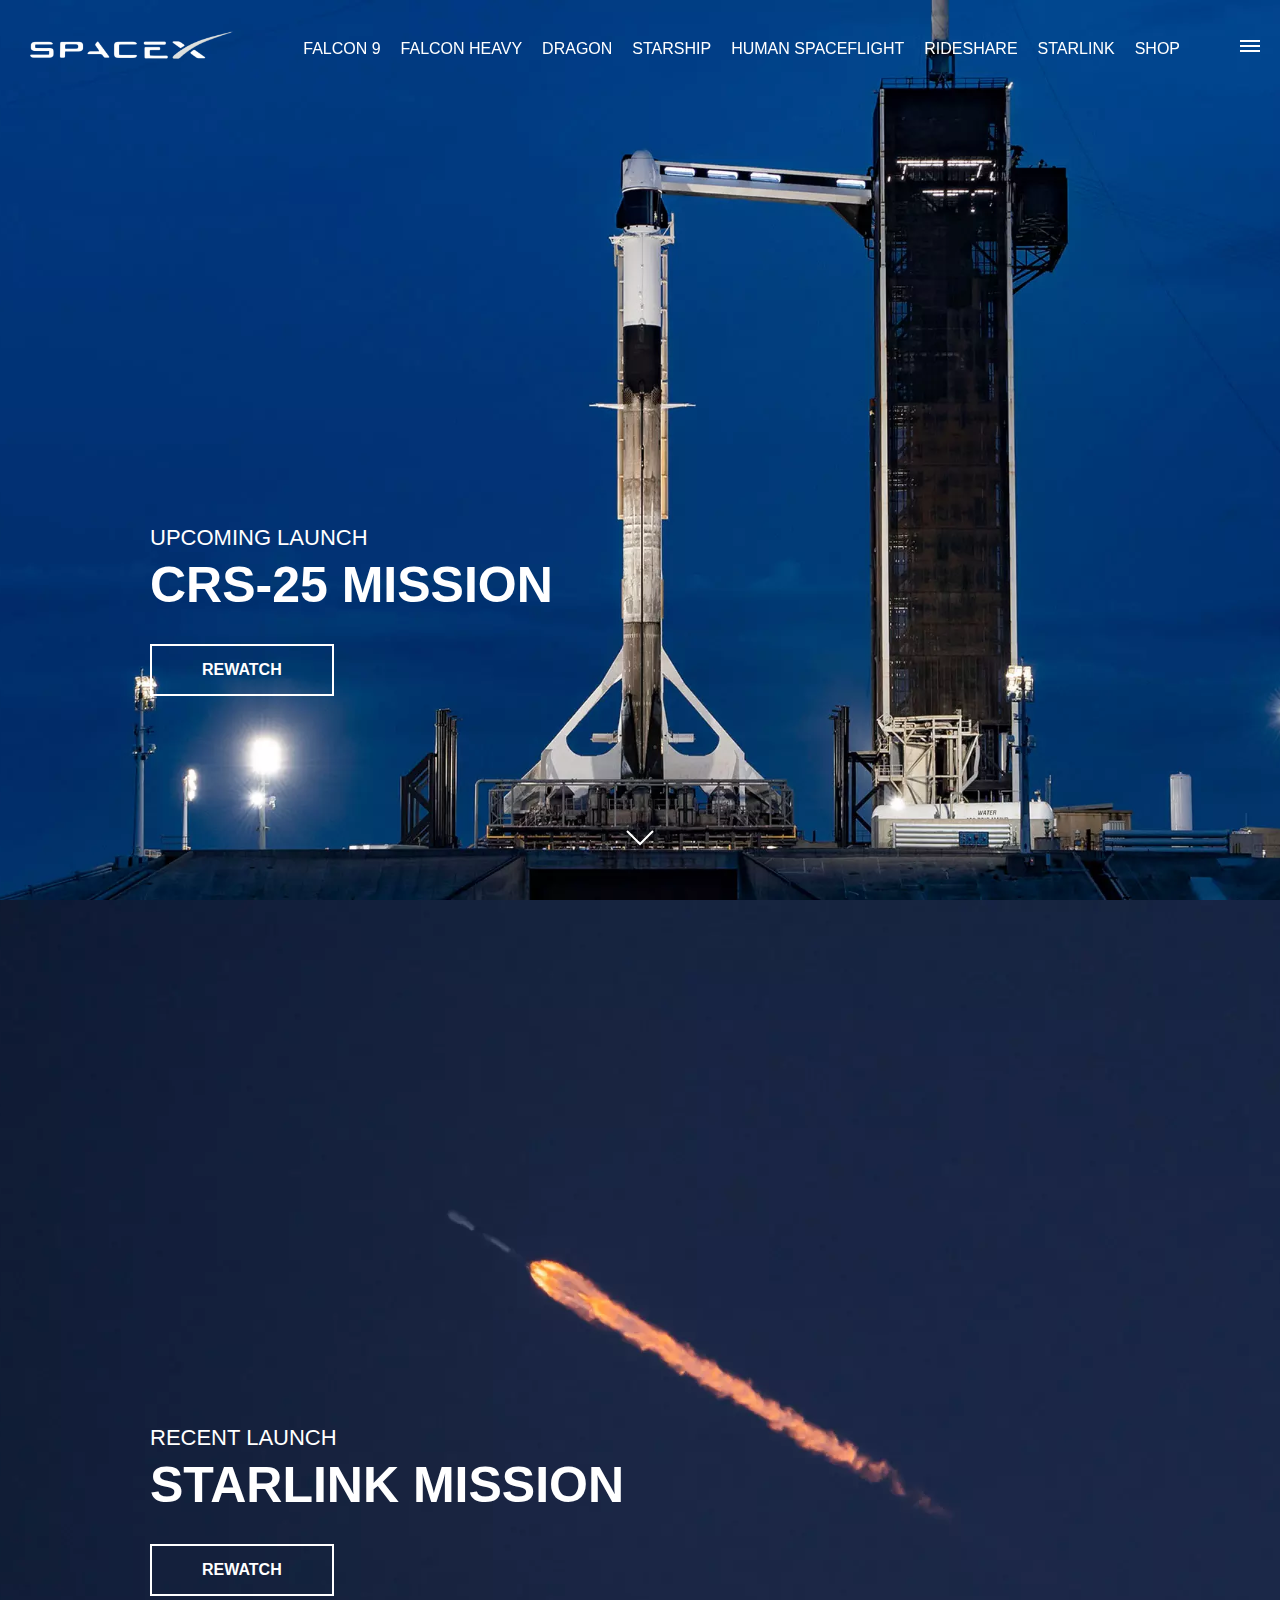
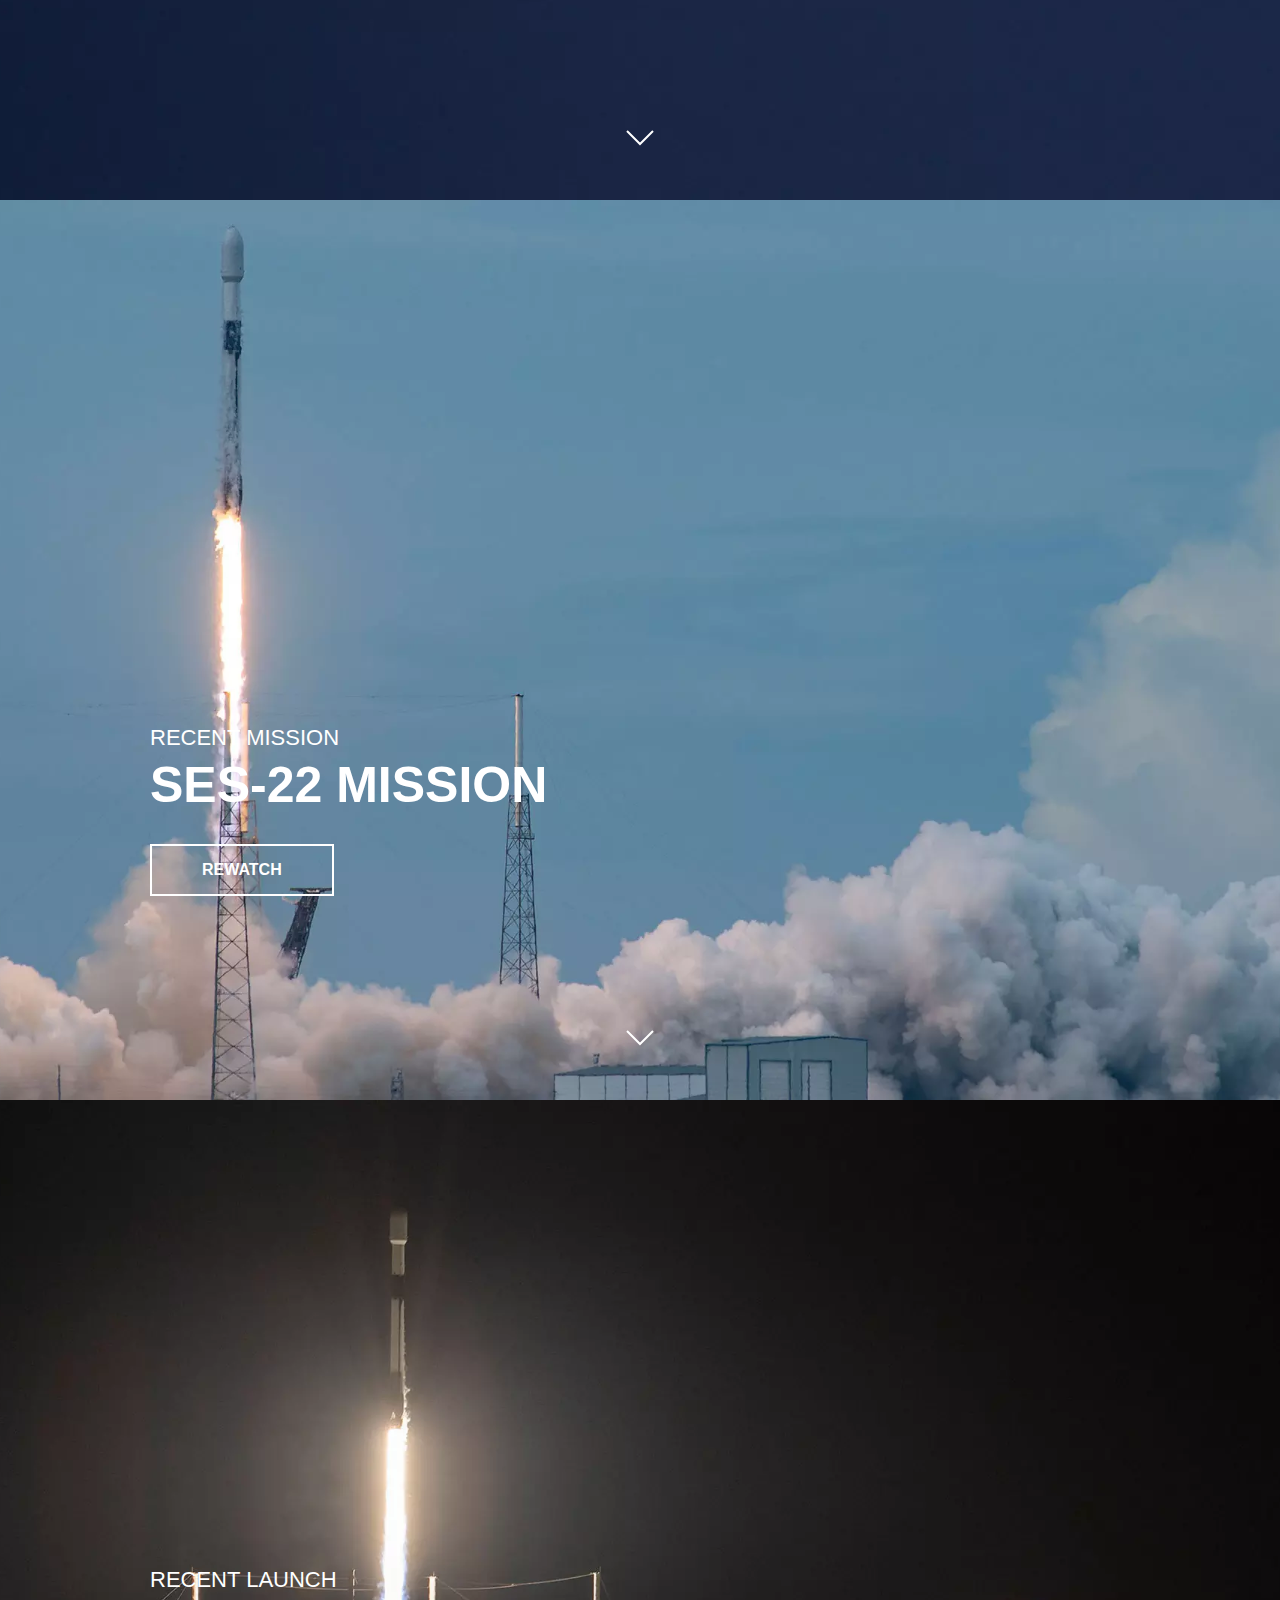
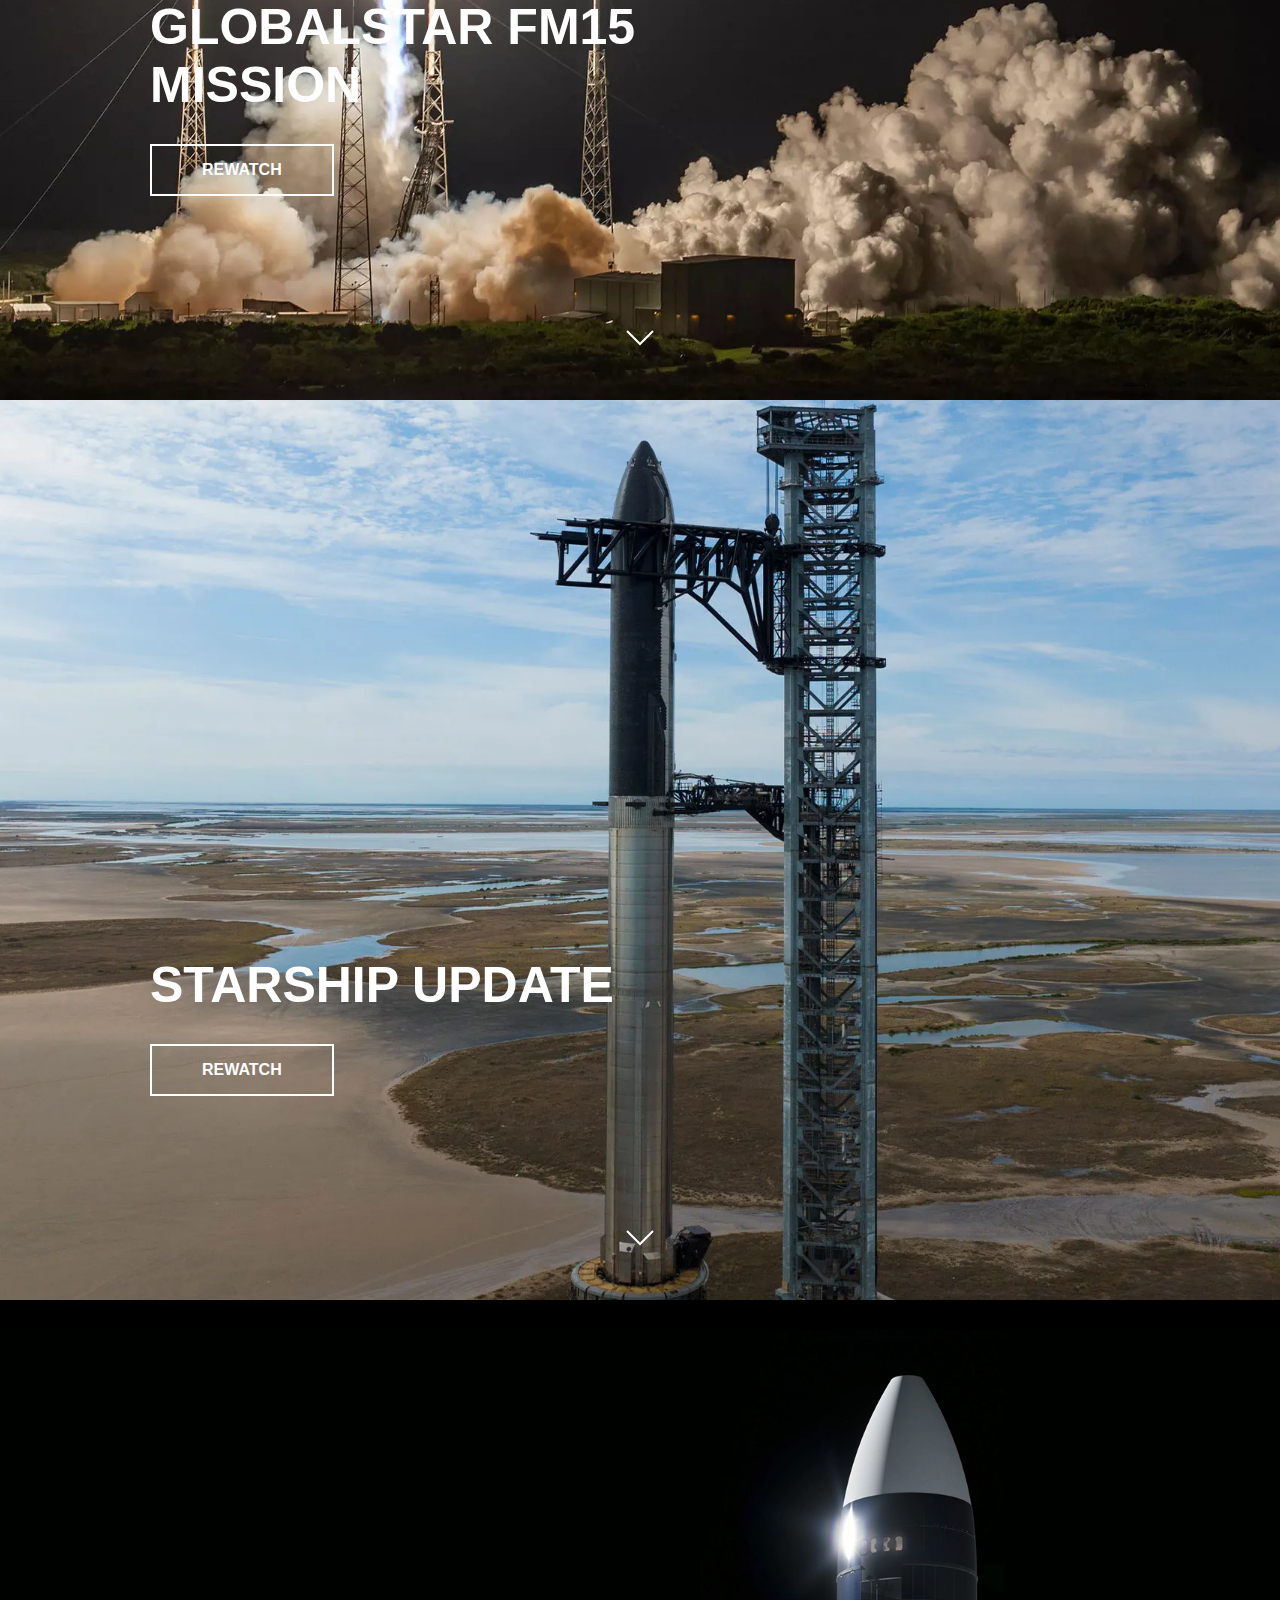
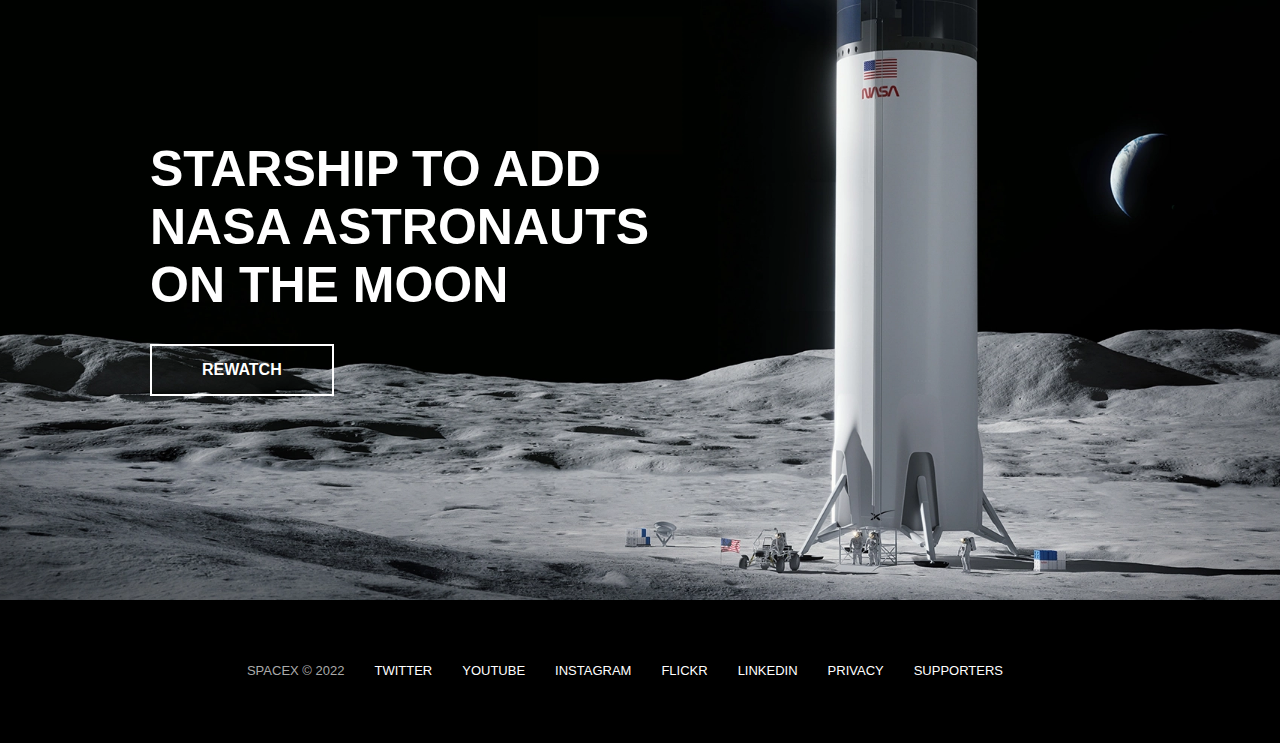
<file: index.html>
<!DOCTYPE html>
<html lang="en">
  <head>
    <meta charset="UTF-8" />
    <meta http-equiv="X-UA-Compatible" content="IE=edge" />
    <meta name="viewport" content="width=device-width, initial-scale=1.0" />
    <link rel="stylesheet" href="css/styles.css" />
    <script src="js/script.js" defer></script>
    <title>SpaceX</title>
  </head>

  <body>
    <div id="overlay"></div>
    <div id="mobile-menu" class="mobile-main-menu">
      <ul>
        <li><a href="#">Mission</a></li>
        <li><a href="#">Launches</a></li>
        <li><a href="#">Careers</a></li>
        <li><a href="#">Updates</a></li>
        <li><a href="#">Shop</a></li>

        <li class="mobile-only"><a href="falcon9.html">Falcon 9</a></li>
        <li class="mobile-only">
          <a href="falcon-heavy.html">Falcon Heavy</a>
        </li>
        <li class="mobile-only"><a href="dragon.html">Dragon</a></li>
        <li class="mobile-only"><a href="#">Starship</a></li>
        <li class="mobile-only"><a href="#">Human Spaceflight</a></li>
        <li class="mobile-only"><a href="#">Rideshare</a></li>
        <li class="mobile-only"><a href="#">Starlink</a></li>
      </ul>
    </div>

    <!-- Header -->
    <header class="main-header">
      <div class="logo">
        <a href="index.html">
          <img src="img/logo.png" alt="SpaceX" />
        </a>
      </div>
      <nav class="desktop-main-menu">
        <ul>
          <li><a href="falcon9.html">Falcon 9</a></li>
          <li><a href="falcon-heavy.html">Falcon Heavy</a></li>
          <li><a href="dragon.html">Dragon</a></li>
          <li><a href="#">Starship</a></li>
          <li><a href="#">Human Spaceflight</a></li>
          <li><a href="#">Rideshare</a></li>
          <li><a href="#">Starlink</a></li>
          <li><a href="#">Shop</a></li>
        </ul>
      </nav>
    </header>

    <!-- Hamburger Menu -->
    <button id="menu-btn" class="hamburger" type="button">
      <span class="hamburger-top"></span>
      <span class="hamburger-middle"></span>
      <span class="hamburger-bottom"></span>
    </button>

    <!-- Section A -->
    <section class="section-a">
      <div class="section-inner">
        <h4>Upcoming Launch</h4>
        <h2>CRS-25 Mission</h2>
        <a href="#" class="btn">
          <div class="hover"></div>
          <span>Rewatch</span>
        </a>
      </div>

      <div class="scroll-arrow">
        <svg width="30px" height="20px">
          <path
            stroke="#ffffff"
            fill="none"
            stroke-width="2px"
            d="M2.000,5.000 L15.000,18.000 L28.000,5.000 "
          ></path>
        </svg>
      </div>
    </section>

    <!-- Section B -->
    <section class="section-b">
      <div class="section-inner">
        <h4>Recent Launch</h4>
        <h2>Starlink Mission</h2>
        <a href="#" class="btn">
          <div class="hover"></div>
          <span>Rewatch</span>
        </a>
      </div>

      <div class="scroll-arrow">
        <svg width="30px" height="20px">
          <path
            stroke="#ffffff"
            fill="none"
            stroke-width="2px"
            d="M2.000,5.000 L15.000,18.000 L28.000,5.000 "
          ></path>
        </svg>
      </div>
    </section>

    <!-- Section C -->
    <section class="section-c">
      <div class="section-inner">
        <h4>Recent Mission</h4>
        <h2>SES-22 Mission</h2>
        <a href="#" class="btn">
          <div class="hover"></div>
          <span>Rewatch</span>
        </a>
      </div>

      <div class="scroll-arrow">
        <svg width="30px" height="20px">
          <path
            stroke="#ffffff"
            fill="none"
            stroke-width="2px"
            d="M2.000,5.000 L15.000,18.000 L28.000,5.000 "
          ></path>
        </svg>
      </div>
    </section>

    <!-- Section D -->
    <section class="section-d">
      <div class="section-inner">
        <h4>Recent Launch</h4>
        <h2>Globalstar FM15 Mission</h2>
        <a href="#" class="btn">
          <div class="hover"></div>
          <span>Rewatch</span>
        </a>
      </div>

      <div class="scroll-arrow">
        <svg width="30px" height="20px">
          <path
            stroke="#ffffff"
            fill="none"
            stroke-width="2px"
            d="M2.000,5.000 L15.000,18.000 L28.000,5.000 "
          ></path>
        </svg>
      </div>
    </section>

    <!-- Section E -->
    <section class="section-e">
      <div class="section-inner">
        <h2>Starship Update</h2>
        <a href="#" class="btn">
          <div class="hover"></div>
          <span>Rewatch</span>
        </a>
      </div>

      <div class="scroll-arrow">
        <svg width="30px" height="20px">
          <path
            stroke="#ffffff"
            fill="none"
            stroke-width="2px"
            d="M2.000,5.000 L15.000,18.000 L28.000,5.000 "
          ></path>
        </svg>
      </div>
    </section>

    <!-- Section F -->
    <section class="section-f">
      <div class="section-inner">
        <h2>Starship to add NASA astronauts on the moon</h2>
        <a href="#" class="btn">
          <div class="hover"></div>
          <span>Rewatch</span>
        </a>
      </div>
    </section>

    <!-- Footer -->
    <footer>
      <ul>
        <li>SpaceX &copy; 2022</li>
        <li><a href="#">Twitter</a></li>
        <li><a href="#">Youtube</a></li>
        <li><a href="#">Instagram</a></li>
        <li><a href="#">Flickr</a></li>
        <li><a href="#">LinkedIn</a></li>
        <li><a href="#">Privacy</a></li>
        <li><a href="#">Supporters</a></li>
      </ul>
    </footer>
  </body>
</html>
</file>
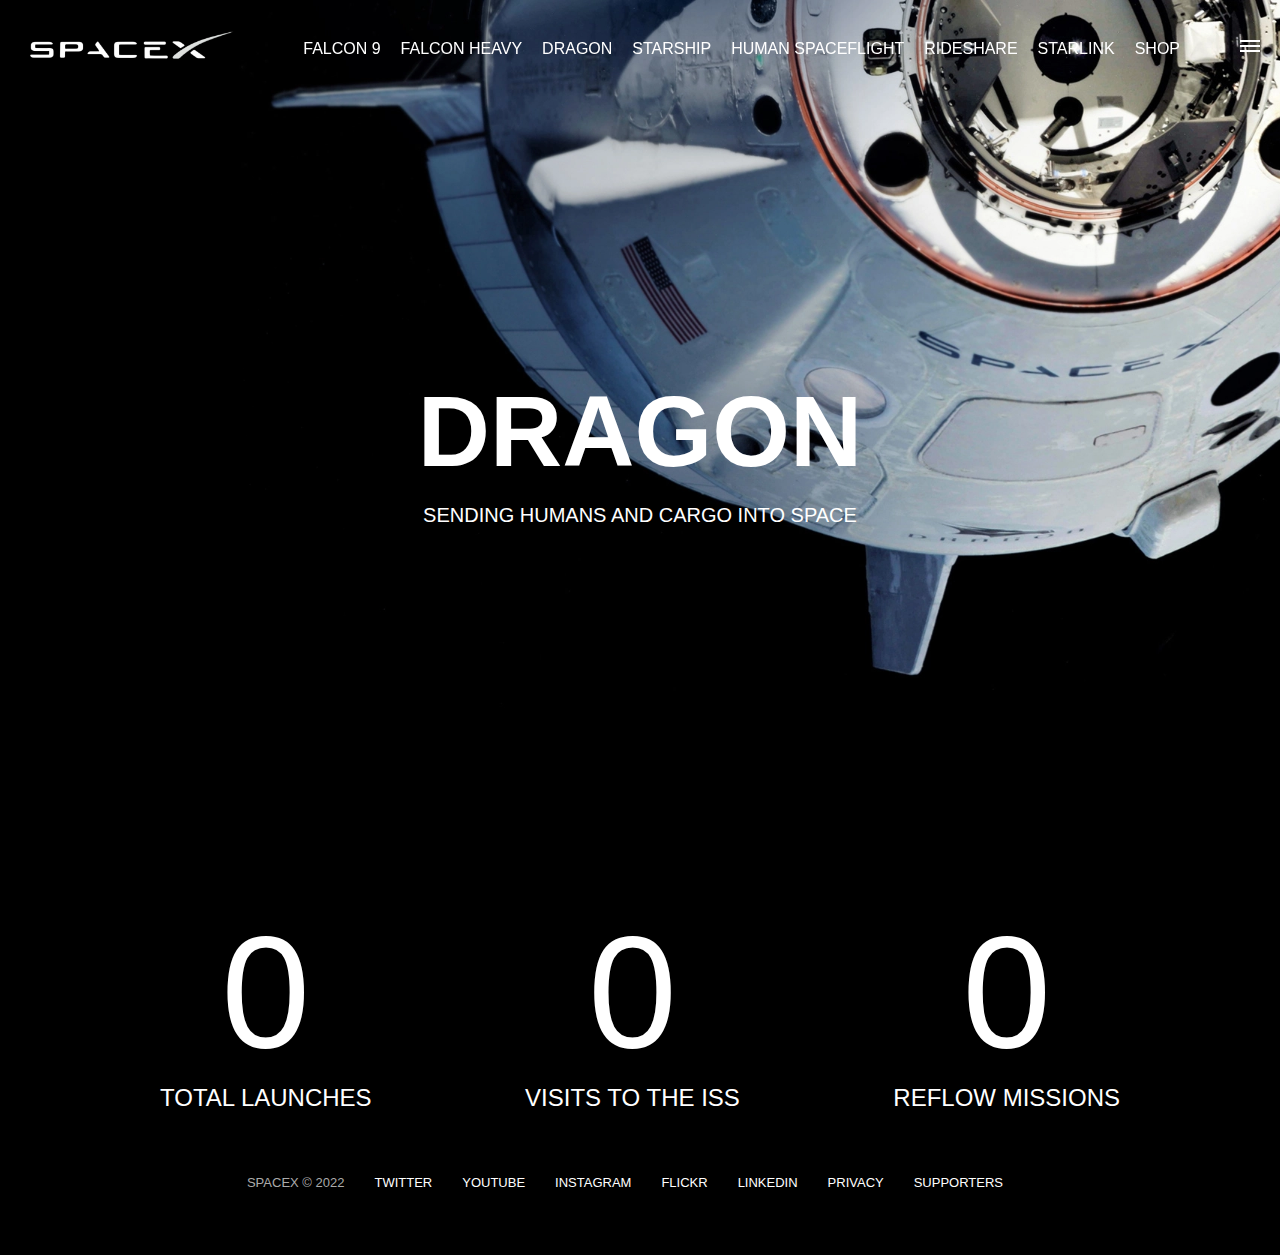
<file: dragon.html>
<!DOCTYPE html>
<html lang="en">
  <head>
    <meta charset="UTF-8" />
    <meta http-equiv="X-UA-Compatible" content="IE=edge" />
    <meta name="viewport" content="width=device-width, initial-scale=1.0" />
    <link rel="stylesheet" href="css/styles.css" />
    <script src="js/script.js" defer></script>
    <title>SpaceX - Falcon9</title>
  </head>

  <body>
    <div id="overlay"></div>
    <div id="mobile-menu" class="mobile-main-menu">
      <ul>
        <li><a href="#">Mission</a></li>
        <li><a href="#">Launches</a></li>
        <li><a href="#">Careers</a></li>
        <li><a href="#">Updates</a></li>
        <li><a href="#">Shop</a></li>

        <li class="mobile-only"><a href="falcon9.html">Falcon 9</a></li>
        <li class="mobile-only">
          <a href="falcon-heavy.html">Falcon Heavy</a>
        </li>
        <li class="mobile-only"><a href="dragon.html">Dragon</a></li>
        <li class="mobile-only"><a href="#">Starship</a></li>
        <li class="mobile-only"><a href="#">Human Spaceflight</a></li>
        <li class="mobile-only"><a href="#">Rideshare</a></li>
        <li class="mobile-only"><a href="#">Starlink</a></li>
      </ul>
    </div>

    <!-- Header -->
    <header class="main-header">
      <div class="logo">
        <a href="index.html">
          <img src="img/logo.png" alt="SpaceX" />
        </a>
      </div>
      <nav class="desktop-main-menu">
        <ul>
          <li><a href="falcon9.html">Falcon 9</a></li>
          <li><a href="falcon-heavy.html">Falcon Heavy</a></li>
          <li><a href="dragon.html">Dragon</a></li>
          <li><a href="#">Starship</a></li>
          <li><a href="#">Human Spaceflight</a></li>
          <li><a href="#">Rideshare</a></li>
          <li><a href="#">Starlink</a></li>
          <li><a href="#">Shop</a></li>
        </ul>
      </nav>
    </header>

    <!-- Hamburger Menu -->
    <button id="menu-btn" class="hamburger" type="button">
      <span class="hamburger-top"></span>
      <span class="hamburger-middle"></span>
      <span class="hamburger-bottom"></span>
    </button>

    <section class="section-animate bg-dragon"></section>
    <div class="section-inner-center">
      <h3>Dragon</h3>
      <p>Sending humans and cargo into space</p>
    </div>

    <div class="stats">
      <div>
        <span class="counter" data-target="34">0</span>
        <h4>Total Launches</h4>
      </div>
      <div>
        <span class="counter" data-target="31">0</span>
        <h4>Visits to the ISS</h4>
      </div>
      <div>
        <span class="counter" data-target="13">0</span>
        <h4>Reflow Missions</h4>
      </div>
    </div>

    <!-- Footer -->
    <footer>
      <ul>
        <li>SpaceX &copy; 2022</li>
        <li><a href="#">Twitter</a></li>
        <li><a href="#">Youtube</a></li>
        <li><a href="#">Instagram</a></li>
        <li><a href="#">Flickr</a></li>
        <li><a href="#">LinkedIn</a></li>
        <li><a href="#">Privacy</a></li>
        <li><a href="#">Supporters</a></li>
      </ul>
    </footer>
  </body>
</html>
</file>
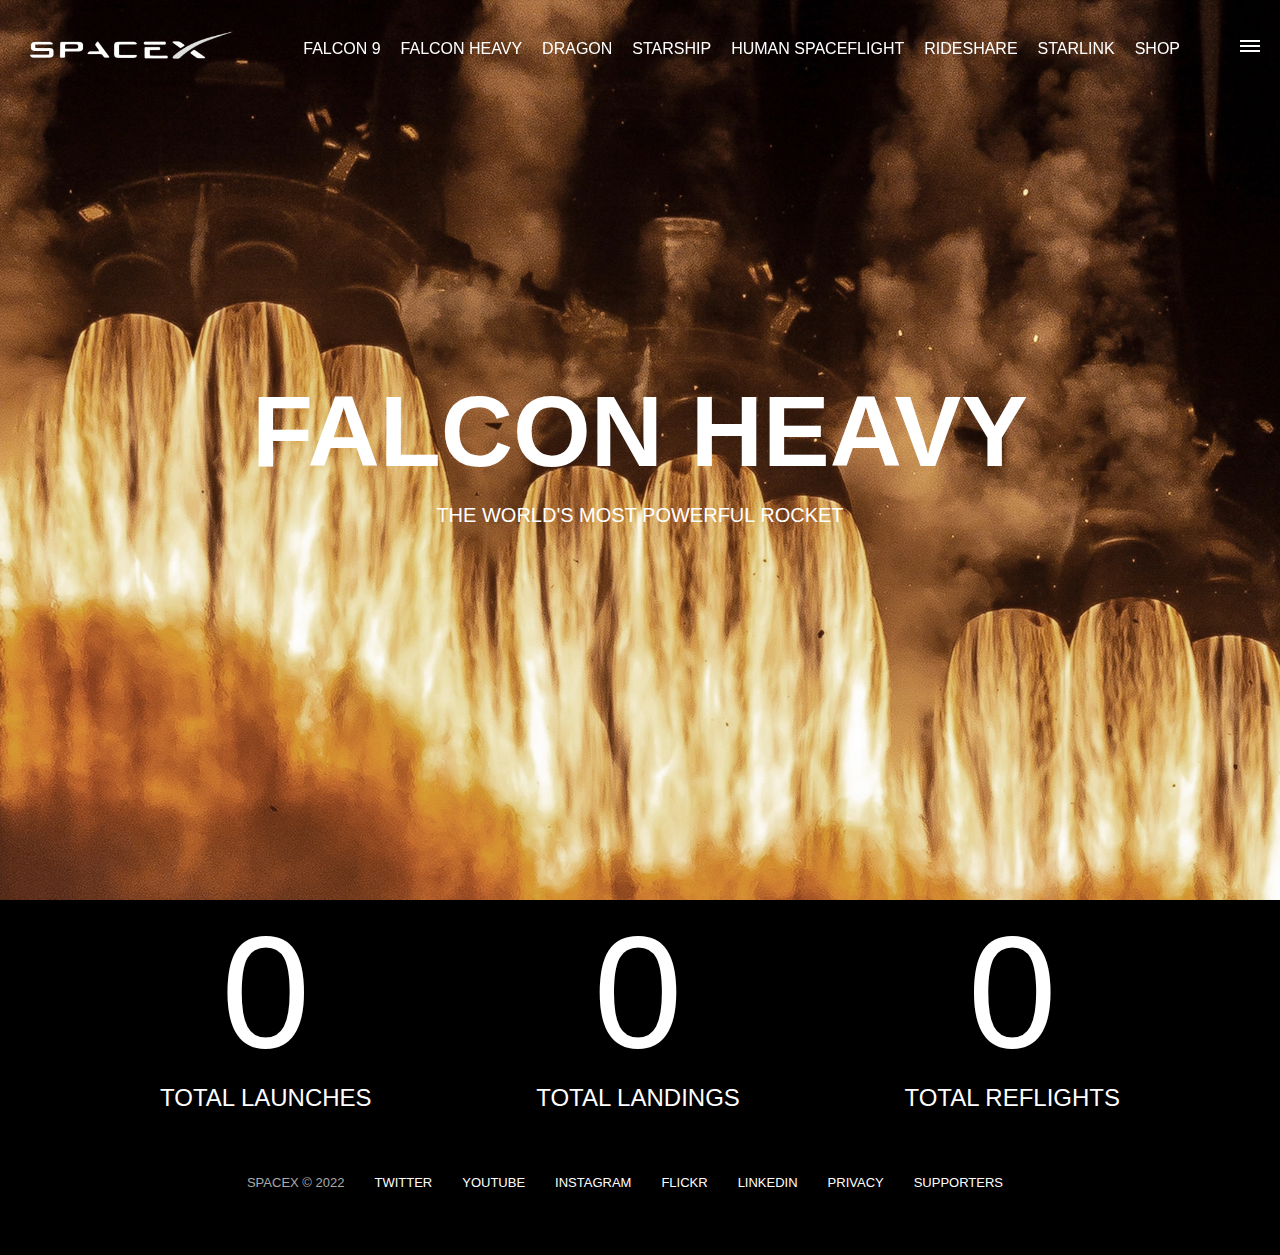
<file: falcon-heavy.html>
<!DOCTYPE html>
<html lang="en">
  <head>
    <meta charset="UTF-8" />
    <meta http-equiv="X-UA-Compatible" content="IE=edge" />
    <meta name="viewport" content="width=device-width, initial-scale=1.0" />
    <link rel="stylesheet" href="css/styles.css" />
    <script src="js/script.js" defer></script>
    <title>SpaceX - Falcon9</title>
  </head>

  <body>
    <div id="overlay"></div>
    <div id="mobile-menu" class="mobile-main-menu">
      <ul>
        <li><a href="#">Mission</a></li>
        <li><a href="#">Launches</a></li>
        <li><a href="#">Careers</a></li>
        <li><a href="#">Updates</a></li>
        <li><a href="#">Shop</a></li>

        <li class="mobile-only"><a href="falcon9.html">Falcon 9</a></li>
        <li class="mobile-only">
          <a href="falcon-heavy.html">Falcon Heavy</a>
        </li>
        <li class="mobile-only"><a href="dragon.html">Dragon</a></li>
        <li class="mobile-only"><a href="#">Starship</a></li>
        <li class="mobile-only"><a href="#">Human Spaceflight</a></li>
        <li class="mobile-only"><a href="#">Rideshare</a></li>
        <li class="mobile-only"><a href="#">Starlink</a></li>
      </ul>
    </div>

    <!-- Header -->
    <header class="main-header">
      <div class="logo">
        <a href="index.html">
          <img src="img/logo.png" alt="SpaceX" />
        </a>
      </div>
      <nav class="desktop-main-menu">
        <ul>
          <li><a href="falcon9.html">Falcon 9</a></li>
          <li><a href="falcon-heavy.html">Falcon Heavy</a></li>
          <li><a href="dragon.html">Dragon</a></li>
          <li><a href="#">Starship</a></li>
          <li><a href="#">Human Spaceflight</a></li>
          <li><a href="#">Rideshare</a></li>
          <li><a href="#">Starlink</a></li>
          <li><a href="#">Shop</a></li>
        </ul>
      </nav>
    </header>

    <!-- Hamburger Menu -->
    <button id="menu-btn" class="hamburger" type="button">
      <span class="hamburger-top"></span>
      <span class="hamburger-middle"></span>
      <span class="hamburger-bottom"></span>
    </button>

    <section class="section-animate bg-falcon-heavy"></section>
    <div class="section-inner-center">
      <h3>Falcon Heavy</h3>
      <p>The world's most powerful rocket</p>
    </div>

    <div class="stats">
      <div>
        <span class="counter" data-target="3">0</span>
        <h4>Total Launches</h4>
      </div>
      <div>
        <span class="counter" data-target="7">0</span>
        <h4>Total Landings</h4>
      </div>
      <div>
        <span class="counter" data-target="4">0</span>
        <h4>Total Reflights</h4>
      </div>
    </div>

    <!-- Footer -->
    <footer>
      <ul>
        <li>SpaceX &copy; 2022</li>
        <li><a href="#">Twitter</a></li>
        <li><a href="#">Youtube</a></li>
        <li><a href="#">Instagram</a></li>
        <li><a href="#">Flickr</a></li>
        <li><a href="#">LinkedIn</a></li>
        <li><a href="#">Privacy</a></li>
        <li><a href="#">Supporters</a></li>
      </ul>
    </footer>
  </body>
</html>
</file>
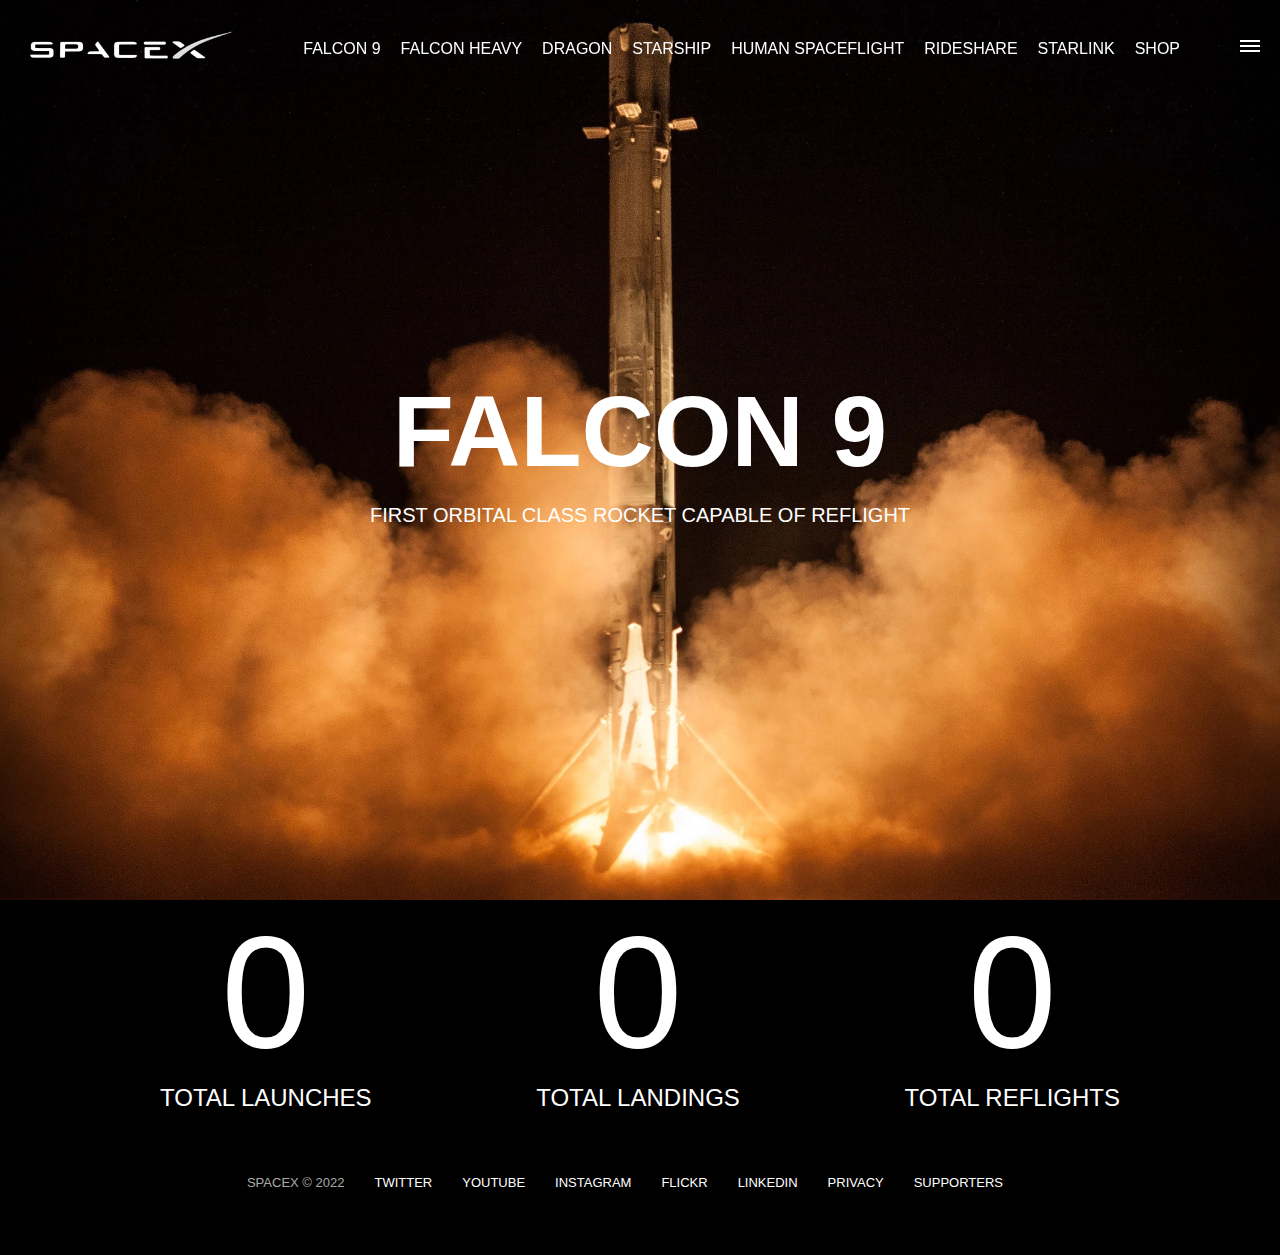
<file: falcon9.html>
<!DOCTYPE html>
<html lang="en">
  <head>
    <meta charset="UTF-8" />
    <meta http-equiv="X-UA-Compatible" content="IE=edge" />
    <meta name="viewport" content="width=device-width, initial-scale=1.0" />
    <link rel="stylesheet" href="css/styles.css" />
    <script src="js/script.js" defer></script>
    <title>SpaceX - Falcon9</title>
  </head>

  <body>
    <div id="overlay"></div>
    <div id="mobile-menu" class="mobile-main-menu">
      <ul>
        <li><a href="#">Mission</a></li>
        <li><a href="#">Launches</a></li>
        <li><a href="#">Careers</a></li>
        <li><a href="#">Updates</a></li>
        <li><a href="#">Shop</a></li>

        <li class="mobile-only"><a href="falcon9.html">Falcon 9</a></li>
        <li class="mobile-only">
          <a href="falcon-heavy.html">Falcon Heavy</a>
        </li>
        <li class="mobile-only"><a href="dragon.html">Dragon</a></li>
        <li class="mobile-only"><a href="#">Starship</a></li>
        <li class="mobile-only"><a href="#">Human Spaceflight</a></li>
        <li class="mobile-only"><a href="#">Rideshare</a></li>
        <li class="mobile-only"><a href="#">Starlink</a></li>
      </ul>
    </div>

    <!-- Header -->
    <header class="main-header">
      <div class="logo">
        <a href="index.html">
          <img src="img/logo.png" alt="SpaceX" />
        </a>
      </div>
      <nav class="desktop-main-menu">
        <ul>
          <li><a href="falcon9.html">Falcon 9</a></li>
          <li><a href="falcon-heavy.html">Falcon Heavy</a></li>
          <li><a href="dragon.html">Dragon</a></li>
          <li><a href="#">Starship</a></li>
          <li><a href="#">Human Spaceflight</a></li>
          <li><a href="#">Rideshare</a></li>
          <li><a href="#">Starlink</a></li>
          <li><a href="#">Shop</a></li>
        </ul>
      </nav>
    </header>

    <!-- Hamburger Menu -->
    <button id="menu-btn" class="hamburger" type="button">
      <span class="hamburger-top"></span>
      <span class="hamburger-middle"></span>
      <span class="hamburger-bottom"></span>
    </button>

    <section class="section-animate bg-falcon-9"></section>
    <div class="section-inner-center">
      <h3>Falcon 9</h3>
      <p>First orbital class rocket capable of reflight</p>
    </div>

    <div class="stats">
      <div>
        <span class="counter" data-target="3">0</span>
        <h4>Total Launches</h4>
      </div>
      <div>
        <span class="counter" data-target="7">0</span>
        <h4>Total Landings</h4>
      </div>
      <div>
        <span class="counter" data-target="4">0</span>
        <h4>Total Reflights</h4>
      </div>
    </div>

    <!-- Footer -->
    <footer>
      <ul>
        <li>SpaceX &copy; 2022</li>
        <li><a href="#">Twitter</a></li>
        <li><a href="#">Youtube</a></li>
        <li><a href="#">Instagram</a></li>
        <li><a href="#">Flickr</a></li>
        <li><a href="#">LinkedIn</a></li>
        <li><a href="#">Privacy</a></li>
        <li><a href="#">Supporters</a></li>
      </ul>
    </footer>
  </body>
</html>
</file>
<file: css/styles.css>
@import url("https://fonts.googleapis.com/css2?family=Familjen+Grotesk:wght@400;600;700&display=swap");

*,
*::before,
*::after {
  margin: 0;
  padding: 0;
  box-sizing: border-box;
}

body {
  font-family: "Family Grotesk", sans-serif;
  background: #000;
  color: #fff;
}

a {
  text-decoration: none;
  color: #fff;
}

ul {
  list-style: none;
}

/* Header/Navbar */
.main-header {
  position: fixed;
  top: 0;
  left: 0;
  width: 100%;
  z-index: 3;
  display: flex;
  justify-content: space-between;
  align-items: center;
  text-transform: uppercase;
  height: 100px;
  padding: 0 30px;
}

/* Logo */
.logo {
  width: 210px;
  height: auto;
}

.logo img {
  display: block;
  width: 100%;
  height: auto;
}

/* Desktop Menu */
.desktop-main-menu {
  margin-right: 50px;
}

.desktop-main-menu ul {
  display: flex;
}

.desktop-main-menu ul li {
  position: relative;
  margin-right: 20px;
  padding-bottom: 2px;
}

/* Menu item bottom border */
.desktop-main-menu ul li a::after {
  content: "";
  position: absolute;
  bottom: 0;
  left: 0;
  width: 100%;
  height: 1px;
  background: #fff;
  transform: scaleX(0);
  transition: transform 0.6s cubic-bezier(0.19, 1, 0.22, 1);
  transform-origin: right center;
}

.desktop-main-menu ul li a:hover::after {
  transform: scaleX(1);
  transform-origin: left center;
  transition-duration: 0.4s;
}

section {
  position: relative;
  height: 100vh;
  background-position: center center;
  background-repeat: no-repeat;
  background-size: cover;
  text-transform: uppercase;
}

.section-inner {
  position: absolute;
  bottom: 200px;
  left: 150px;
  max-width: 560px;
}

.section-inner h4 {
  font-size: 22px;
  margin-bottom: 5px;
  font-weight: 300;
  animation: fadeInUp 0.5s ease-in-out;
}

.section-inner h2 {
  font-size: 50px;
  font-weight: 700;
  margin-bottom: 20px;
  animation: fadeInUp 0.5s ease-in-out 0.2s;
  animation-fill-mode: both; // Stop from showing at start
}

.section-inner a {
  animation: fadeInUp 0.5s ease-in-out 0.4s;
  animation-fill-mode: both; // Stop from showing at start
}

/* Background images */
.section-a {
  background-image: url("../img/section-a.webp");
}
.section-b {
  background-image: url("../img/section-b.webp");
}
.section-c {
  background-image: url("../img/section-c.webp");
}
.section-d {
  background-image: url("../img/section-d.webp");
}
.section-e {
  background-image: url("../img/section-e.webp");
}

.section-f {
  background-image: url("../img/section-f.webp");
}

.btn {
  position: relative;
  display: inline-block;
  cursor: pointer;
  text-align: center;
  min-width: 130px;
  padding: 15px 50px;
  margin-top: 10px;
  border: 2px solid #fff;
  text-transform: uppercase;
  font-weight: bold;
  overflow: hidden;
  z-index: 2;
}

.btn:hover span {
  color: #000;
}

.btn .hover {
  position: absolute;
  top: 0;
  left: 0;
  width: 100%;
  height: 100%;
  background-color: #fff;
  color: #000;
  z-index: -1;
  transform: translateY(100%);
  transition: transform 0.6s cubic-bezier(0.19, 1, 0.22, 1);
}

.btn:hover .hover {
  transform: translateY(0);
}

.scroll-arrow {
  position: absolute;
  bottom: 50px;
  left: 50%;
  transform: translateX(-50%);
  animation: fadeBounce 5s infinite;
}

/* Footer */
footer {
  position: relative;
  padding: 55px 0;
}

footer ul {
  display: flex;
  justify-content: center;
  align-items: center;
  flex-wrap: wrap;
}

footer ul li {
  margin-right: 30px;
  color: #aaa;
  text-transform: uppercase;
  font-size: 13px;
  line-height: 2.5;
}

footer ul li a {
  color: #fff;
  transition: color 0.6s;
}

footer ul li a:hover {
  color: #aaa;
}

/* Hamburger Menu */
.hamburger {
  position: fixed;
  top: 40px;
  right: 20px;
  z-index: 10;
  cursor: pointer;
  width: 20px;
  height: 20px;
  background: none;
  border: none;
}

.hamburger-top,
.hamburger-middle,
.hamburger-bottom {
  position: absolute;
  width: 20px;
  height: 2px;
  top: 0;
  left: 0;
  background: #fff;
  transition: all 0.3s;
}

.hamburger-middle {
  transform: translateY(5px);
}

.hamburger-bottom {
  transform: translateY(10px);
}

/* Transition hamburger to X when open */
.open {
  transform: rotate(90deg);
}

.open .hamburger-top {
  transform: rotate(45deg) translateY(6px) translateX(6px);
}

.open .hamburger-middle {
  display: none;
}

.open .hamburger-bottom {
  transform: rotate(-45deg) translateY(6px) translateX(-6px);
}

/* Overlay */
.overlay-show {
  position: fixed;
  top: 0;
  left: 0;
  width: 100%;
  height: 100%;
  background-color: rgba(0, 0, 0, 0.5);
  z-index: 3;
}

.body-overflow {
  overflow: hidden;
}

/* Hide mobile main menu items */
.mobile-only {
  display: none;
}

/* Mobile menu */
.mobile-main-menu {
  position: fixed;
  top: 0;
  right: 0;
  width: 350px;
  height: 100%;
  z-index: 4;
  background-color: #000;
  display: flex;
  align-items: center;
  justify-content: center;
  transform: translateX(100%);
  transition: transform 0.6s cubic-bezier(0.19, 1, 0.22, 1);
}

.show-menu {
  transform: translateX(0);
}

.mobile-main-menu ul {
  display: flex;
  flex-direction: column;
  align-items: end;
  justify-content: center;
  padding: 50px;
  width: 100%;
}

.mobile-main-menu ul li {
  margin-bottom: 20px;
  font-size: 18px;
  text-transform: uppercase;
  border-bottom: 1px dotted #555;
  width: 100%;
  text-align: right;
  padding-bottom: 10px;
}

.mobile-main-menu ul li a {
  color: #fff;
  transition: color 0.6s;
}

.mobile-main-menu ul li a:hover {
  color: #aaa;
}

/* Inner Pages */
.bg-falcon-9 {
  background-image: url("../img/falcon-9.webp");
}

.bg-falcon-heavy {
  background-image: url("../img/falcon-heavy.webp");
}

.bg-dragon {
  background-image: url("../img/dragon.webp");
}

.section-animate {
  animation: fadeIn 2s ease-in-out;
}

.section-inner-center {
  position: absolute;
  top: 50%;
  left: 50%;
  transform: translate(-50%, -50%);
  text-transform: uppercase;
  text-align: center;
  width: 80%;
}

.section-inner-center h3 {
  font-size: 100px;
  margin-bottom: 15px;
  animation: fadeInUp 0.5s ease-in-out;
}

.section-inner-center p {
  font-size: 20px;
  animation: fadeInUp 0.5s ease-in-out 0.2s;
  animation-fill-mode: both;
}

/* Stats */
.stats {
  max-width: 960px;
  margin: 0 auto;
  display: flex;
  align-items: center;
  justify-content: space-between;
  text-align: center;
  text-transform: uppercase;
}

.stats div span {
  font-size: 160px;
}

.stats div h4 {
  font-size: 24px;
  font-weight: lighter;
}
/* Animations */
@keyframes fadeInUp {
  0% {
    opacity: 0;
    transform: translateY(140px);
  }
  100% {
    opacity: 1;
    transform: translateY(0);
  }
}

@keyframes fadeIn {
  0% {
    opacity: 0;
  }
  100% {
    opacity: 1;
  }
}

@keyframes fadeBounce {
  0%,
  20%,
  50%,
  80%,
  100% {
    opacity: 0;
    transform: translateY(-20px);
  }
  40% {
    opacity: 1;
    transform: translateY(0);
  }
}

/* Media Queries */
@media (max-width: 960px) {
  /* Hide desktop menu */
  .desktop-main-menu {
    display: none;
  }

  /* Show main mobile items */
  .mobile-only {
    display: block;
  }

  .section-inner-center h3 {
    font-size: 75px;
  }
}

@media (max-width: 600px) {
  .section-inner {
    bottom: 75px;
    left: 20px;
  }
  .section-inner h2 {
    font-size: 40px;
  }
  footer ul li:first-child {
    position: absolute;
    top: 30px;
    left: 50%;
    transform: translate(-50%, -50%);
  }

  footer ul li {
    margin-right: 10px;
  }

  .logo {
    width: 150px;
    margin: auto;
  }

  .section-inner-center h3 {
    font-size: 50px;
  }

  .stats {
    flex-direction: column;
    align-items: center;
    justify-content: center;
  }

  .stats div {
    margin-bottom: 20px;
  }
}
</file>
